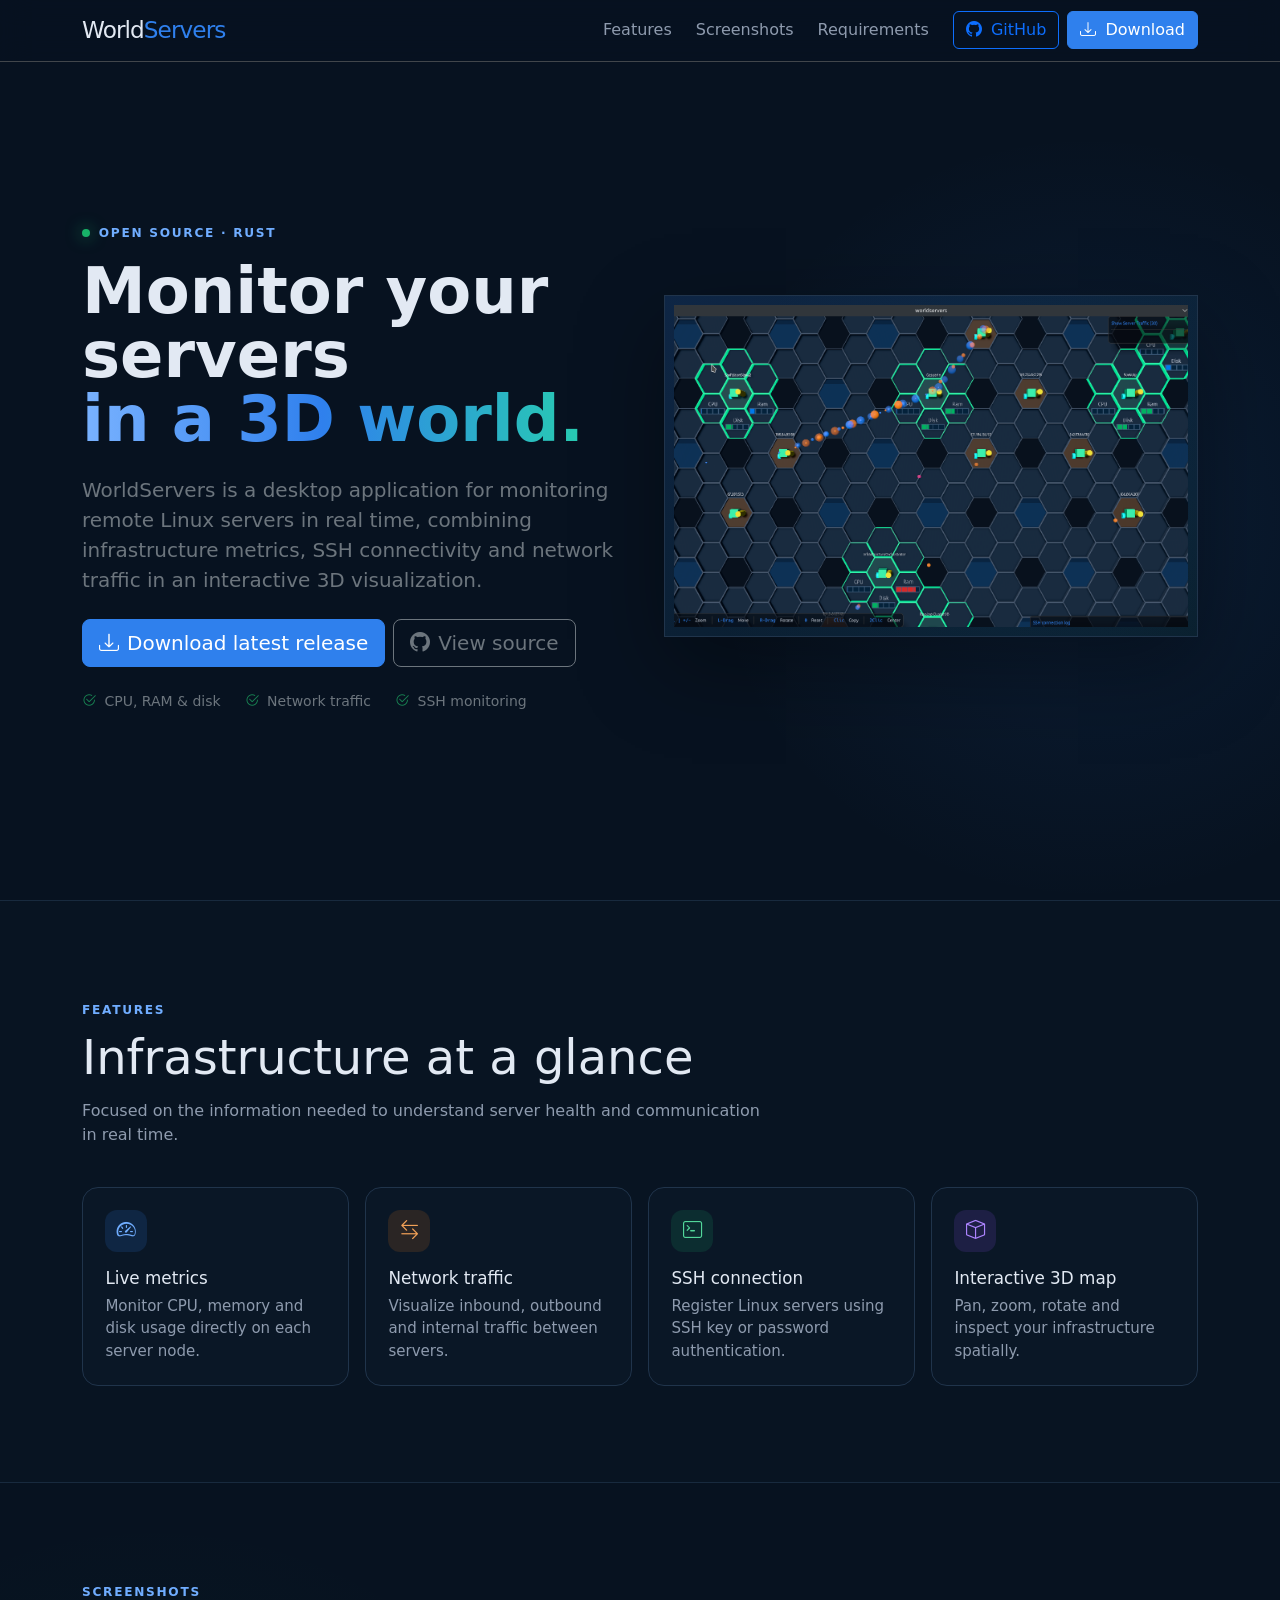
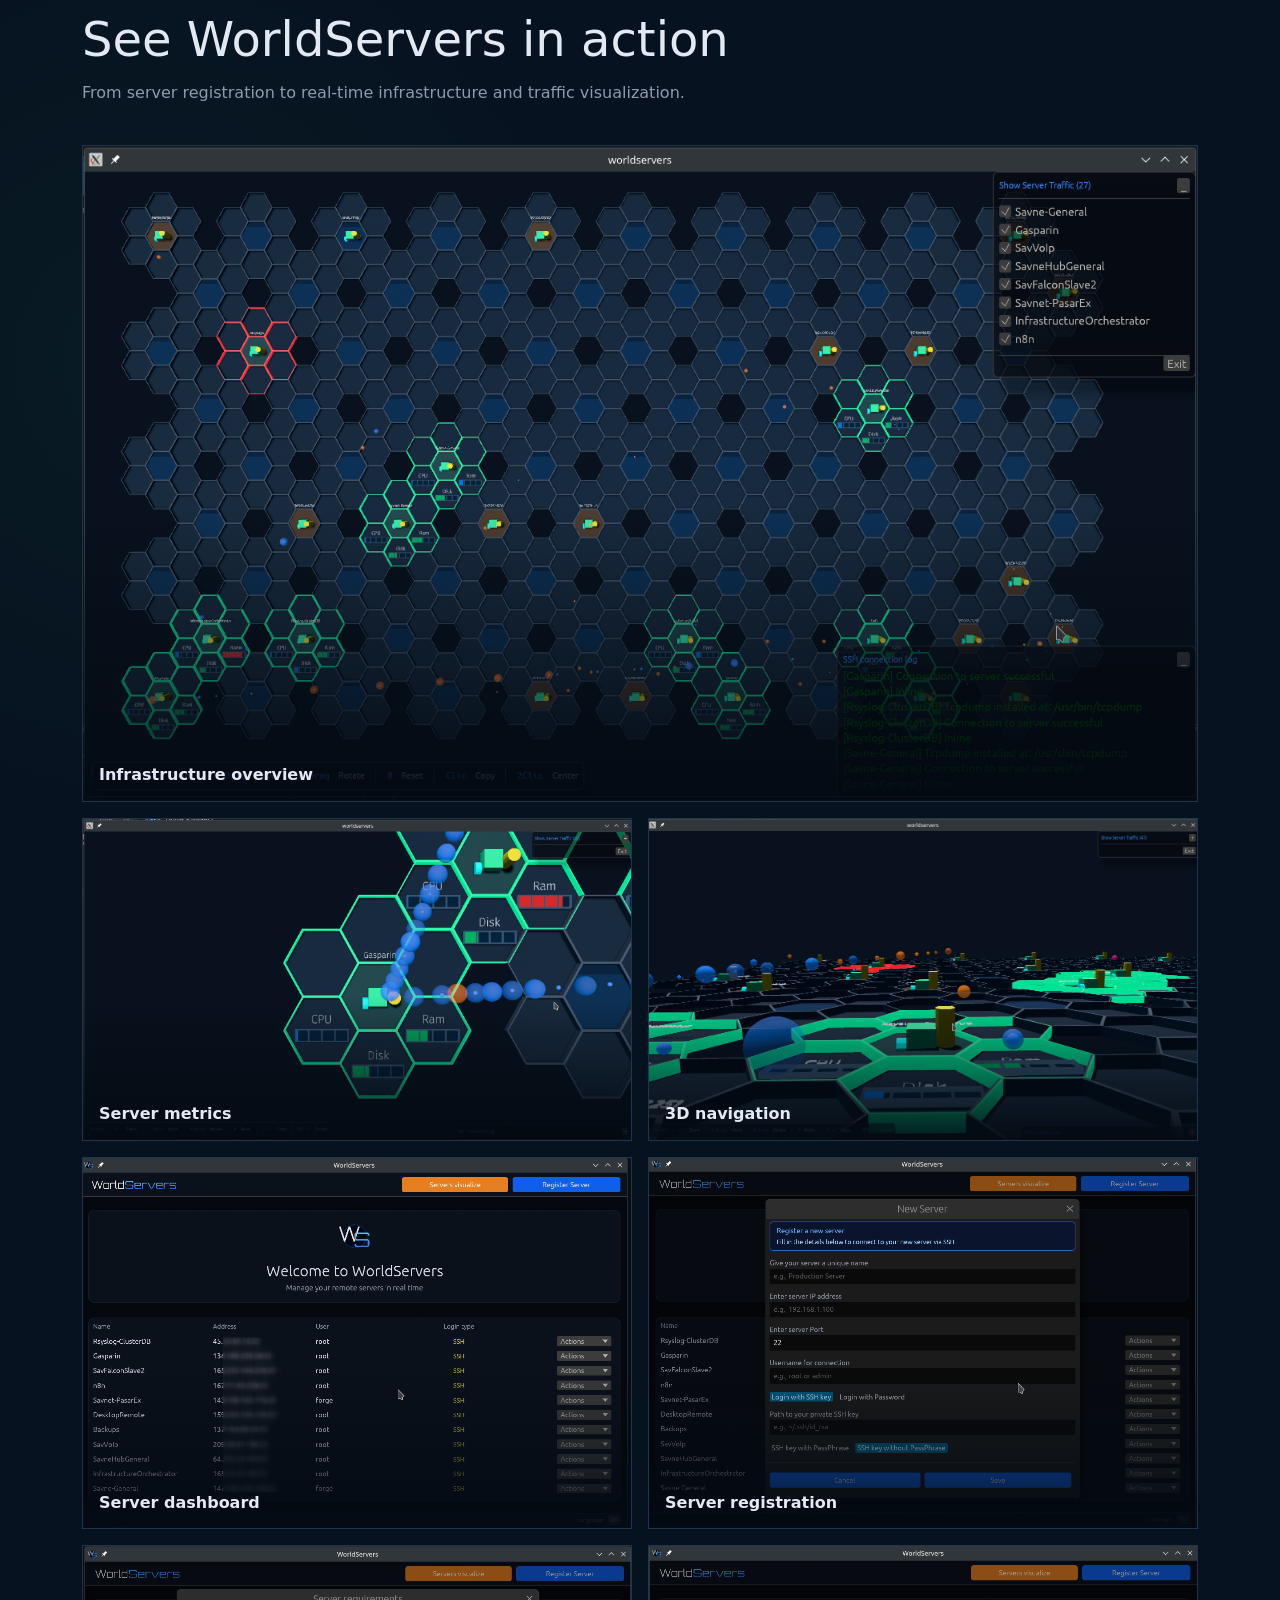
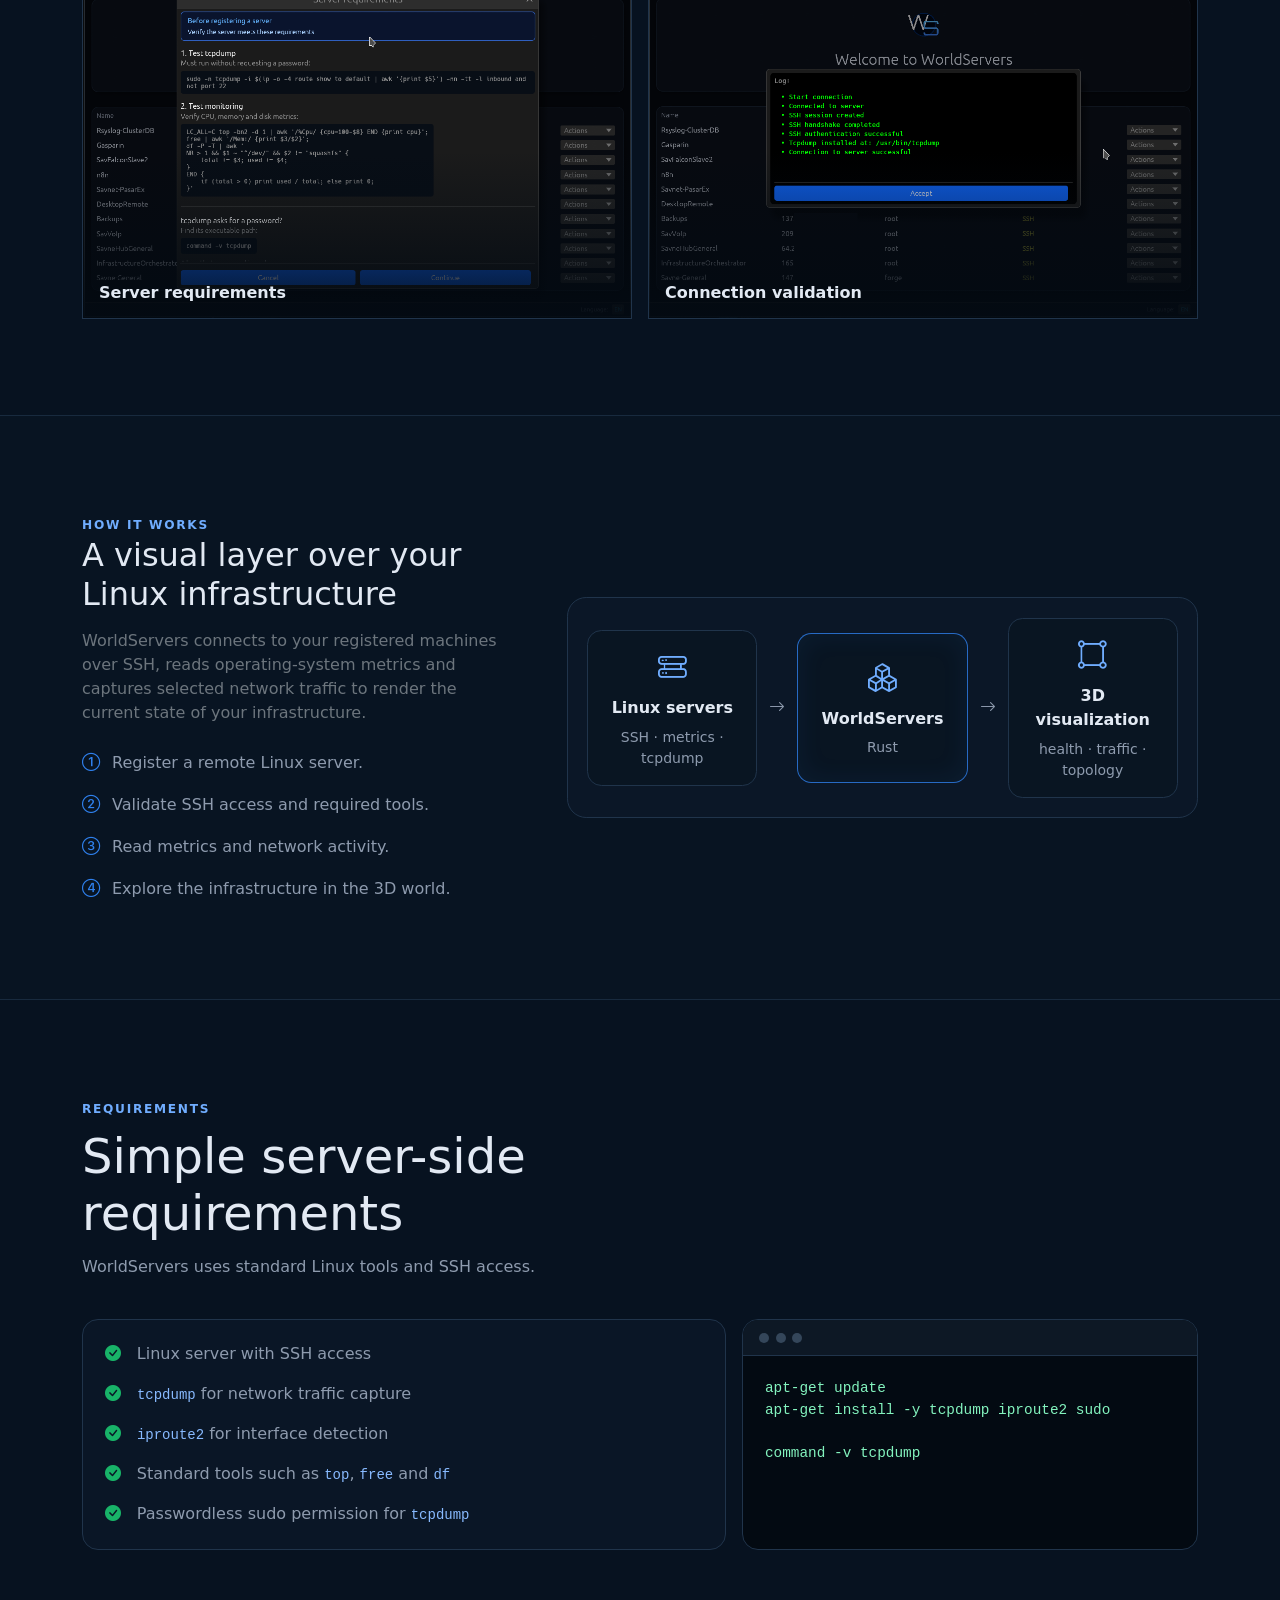
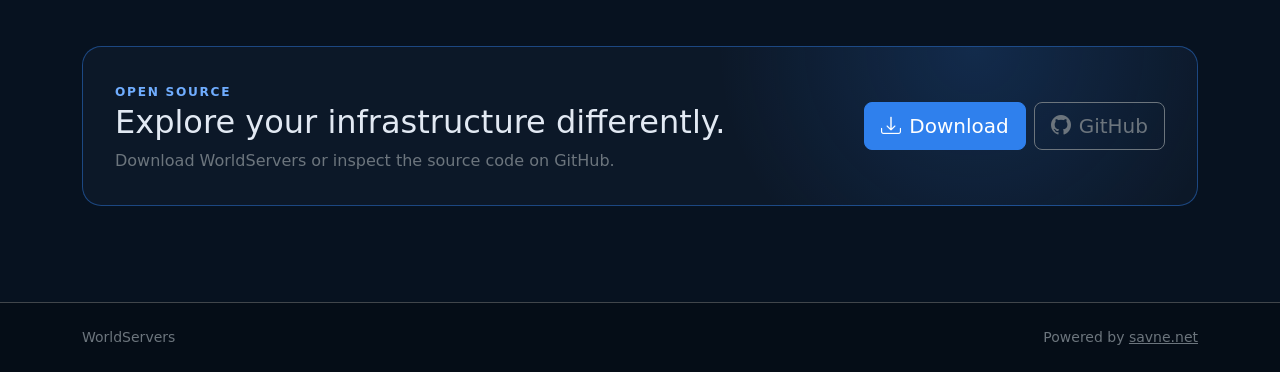
<file: docs/index.html>
<!doctype html>
<html lang="en" data-bs-theme="dark">
<head>
  <meta charset="utf-8">
  <meta name="viewport" content="width=device-width, initial-scale=1">
  <meta name="description" content="WorldServers is an open-source desktop application for monitoring remote Linux servers in real time through an interactive 3D world.">
  <meta name="theme-color" content="#071220">
  <title>WorldServers — Real-time Linux server monitoring in 3D</title>
  <link rel="icon" type="image/png" href="./images/favicon.png">
  <link rel="canonical" href="https://oscarsanchezsavne.github.io/world-servers/">
  <meta property="og:type" content="website">
  <meta property="og:site_name" content="WorldServers">
  <meta property="og:title" content="WorldServers — Real-time Linux server monitoring in 3D">
  <meta property="og:description" content="Monitor remote Linux servers in real time through an interactive 3D world. CPU, memory, disk and network traffic at a glance.">
  <meta property="og:image" content="./images/favicon.png">
  <meta name="twitter:card" content="summary">
  <meta name="twitter:title" content="WorldServers — Real-time Linux server monitoring in 3D">
  <meta name="twitter:description" content="Monitor remote Linux servers in real time through an interactive 3D world.">
  <meta name="twitter:image" content="./images/favicon.png">
  <link rel="preconnect" href="https://cdn.jsdelivr.net">
  <link href="https://cdn.jsdelivr.net/npm/bootstrap@5.3.8/dist/css/bootstrap.min.css" rel="stylesheet">
  <link href="https://cdn.jsdelivr.net/npm/bootstrap-icons@1.13.1/font/bootstrap-icons.min.css" rel="stylesheet">
  <link rel="stylesheet" href="./style.css">
</head>
<body>
  <nav class="navbar navbar-expand-lg fixed-top border-bottom border-secondary-subtle">
    <div class="container">
      <a class="navbar-brand brand" href="#top">World<span>Servers</span></a>
      <button class="navbar-toggler" type="button" data-bs-toggle="collapse" data-bs-target="#mainNav" aria-controls="mainNav" aria-expanded="false" aria-label="Toggle navigation">
        <span class="navbar-toggler-icon"></span>
      </button>
      <div class="collapse navbar-collapse" id="mainNav">
        <ul class="navbar-nav ms-auto align-items-lg-center gap-lg-2">
          <li class="nav-item"><a class="nav-link" href="#features">Features</a></li>
          <li class="nav-item"><a class="nav-link" href="#screenshots">Screenshots</a></li>
          <li class="nav-item"><a class="nav-link" href="#requirements">Requirements</a></li>
          <li class="nav-item"><a class="btn btn-outline-primary ms-lg-2" href="https://github.com/OscarSanchezSavne/world-servers" target="_blank" rel="noreferrer"><i class="bi bi-github me-1"></i> GitHub</a></li>
          <li class="nav-item"><a class="btn btn-primary" href="https://github.com/OscarSanchezSavne/world-servers/releases/latest" target="_blank" rel="noreferrer"><i class="bi bi-download me-1"></i> Download</a></li>
        </ul>
      </div>
    </div>
  </nav>

  <main id="top">
    <section class="hero section-space">
      <div class="container">
        <div class="row align-items-center g-5">
          <div class="col-lg-6">
            <div class="eyebrow mb-3"><span class="dot"></span>Open source · Rust</div>
            <h1 class="display-3 fw-semibold lh-1 mb-4">Monitor your servers <span class="text-gradient">in a 3D world.</span></h1>
            <p class="lead text-secondary mb-4">WorldServers is a desktop application for monitoring remote Linux servers in real time, combining infrastructure metrics, SSH connectivity and network traffic in an interactive 3D visualization.</p>
            <div class="d-flex flex-wrap gap-2 mb-4">
              <a class="btn btn-primary btn-lg" href="https://github.com/OscarSanchezSavne/world-servers/releases/latest" target="_blank" rel="noreferrer"><i class="bi bi-download me-2"></i>Download latest release</a>
              <a class="btn btn-outline-secondary btn-lg" href="https://github.com/OscarSanchezSavne/world-servers" target="_blank" rel="noreferrer"><i class="bi bi-github me-2"></i>View source</a>
            </div>
            <div class="d-flex flex-wrap gap-4 small text-secondary">
              <span><i class="bi bi-check2-circle text-success me-1"></i> CPU, RAM & disk</span>
              <span><i class="bi bi-check2-circle text-success me-1"></i> Network traffic</span>
              <span><i class="bi bi-check2-circle text-success me-1"></i> SSH monitoring</span>
            </div>
          </div>
          <div class="col-lg-6">
            <div class="hero-shot"><img src="./images/monitor-servers2.png" class="img-fluid" alt="WorldServers 3D infrastructure visualization"></div>
          </div>
        </div>
      </div>
    </section>

    <section id="features" class="section-space section-panel">
      <div class="container">
        <div class="section-heading">
          <span class="section-kicker">Features</span>
          <h2>Infrastructure at a glance</h2>
          <p>Focused on the information needed to understand server health and communication in real time.</p>
        </div>
        <div class="row g-3">
          <div class="col-md-6 col-xl-3"><article class="feature-card h-100"><div class="feature-icon"><i class="bi bi-speedometer2"></i></div><h3>Live metrics</h3><p>Monitor CPU, memory and disk usage directly on each server node.</p></article></div>
          <div class="col-md-6 col-xl-3"><article class="feature-card h-100"><div class="feature-icon orange"><i class="bi bi-arrow-left-right"></i></div><h3>Network traffic</h3><p>Visualize inbound, outbound and internal traffic between servers.</p></article></div>
          <div class="col-md-6 col-xl-3"><article class="feature-card h-100"><div class="feature-icon green"><i class="bi bi-terminal"></i></div><h3>SSH connection</h3><p>Register Linux servers using SSH key or password authentication.</p></article></div>
          <div class="col-md-6 col-xl-3"><article class="feature-card h-100"><div class="feature-icon purple"><i class="bi bi-box"></i></div><h3>Interactive 3D map</h3><p>Pan, zoom, rotate and inspect your infrastructure spatially.</p></article></div>
        </div>
      </div>
    </section>

    <section id="screenshots" class="section-space">
      <div class="container">
        <div class="section-heading">
          <span class="section-kicker">Screenshots</span>
          <h2>See WorldServers in action</h2>
          <p>From server registration to real-time infrastructure and traffic visualization.</p>
        </div>
        <div class="gallery-grid">
          <a class="gallery-card gallery-wide" href="./images/monitor-servers.png" target="_blank" rel="noreferrer" aria-label="Infrastructure overview - full screenshot"><img src="./images/monitor-servers.png" alt="WorldServers infrastructure overview" loading="lazy"><span>Infrastructure overview</span></a>
          <a class="gallery-card" href="./images/zoom-cell.png" target="_blank" rel="noreferrer" aria-label="Server metrics - full screenshot"><img src="./images/zoom-cell.png" alt="WorldServers server detail" loading="lazy"><span>Server metrics</span></a>
          <a class="gallery-card" href="./images/rotate-world.png" target="_blank" rel="noreferrer" aria-label="3D navigation - full screenshot"><img src="./images/rotate-world.png" alt="WorldServers rotated 3D view" loading="lazy"><span>3D navigation</span></a>
          <a class="gallery-card" href="./images/dashboard-main.png" target="_blank" rel="noreferrer" aria-label="Server dashboard - full screenshot"><img src="./images/dashboard-main.png" alt="WorldServers main dashboard" loading="lazy"><span>Server dashboard</span></a>
          <a class="gallery-card" href="./images/register-server.png" target="_blank" rel="noreferrer" aria-label="Server registration - full screenshot"><img src="./images/register-server.png" alt="WorldServers register server form" loading="lazy"><span>Server registration</span></a>
          <a class="gallery-card" href="./images/register-server-1.png" target="_blank" rel="noreferrer" aria-label="Server requirements - full screenshot"><img src="./images/register-server-1.png" alt="WorldServers server requirements" loading="lazy"><span>Server requirements</span></a>
          <a class="gallery-card" href="./images/test-conection.png" target="_blank" rel="noreferrer" aria-label="Connection validation - full screenshot"><img src="./images/test-conection.png" alt="WorldServers SSH connection test log" loading="lazy"><span>Connection validation</span></a>
        </div>
      </div>
    </section>

    <section class="section-space section-panel">
      <div class="container">
        <div class="row align-items-center g-5">
          <div class="col-lg-5">
            <span class="section-kicker">How it works</span>
            <h2 class="mb-3">A visual layer over your Linux infrastructure</h2>
            <p class="text-secondary mb-4">WorldServers connects to your registered machines over SSH, reads operating-system metrics and captures selected network traffic to render the current state of your infrastructure.</p>
            <div class="stack-list">
              <div><i class="bi bi-1-circle"></i><span>Register a remote Linux server.</span></div>
              <div><i class="bi bi-2-circle"></i><span>Validate SSH access and required tools.</span></div>
              <div><i class="bi bi-3-circle"></i><span>Read metrics and network activity.</span></div>
              <div><i class="bi bi-4-circle"></i><span>Explore the infrastructure in the 3D world.</span></div>
            </div>
          </div>
          <div class="col-lg-7">
            <div class="architecture-card">
              <div class="architecture-node"><i class="bi bi-hdd-rack"></i><strong>Linux servers</strong><small>SSH · metrics · tcpdump</small></div>
              <div class="architecture-arrow"><i class="bi bi-arrow-right"></i></div>
              <div class="architecture-node active"><i class="bi bi-boxes"></i><strong>WorldServers</strong><small>Rust</small></div>
              <div class="architecture-arrow"><i class="bi bi-arrow-right"></i></div>
              <div class="architecture-node"><i class="bi bi-bounding-box-circles"></i><strong>3D visualization</strong><small>health · traffic · topology</small></div>
            </div>
          </div>
        </div>
      </div>
    </section>

    <section id="requirements" class="section-space">
      <div class="container">
        <div class="section-heading">
          <span class="section-kicker">Requirements</span>
          <h2>Simple server-side requirements</h2>
          <p>WorldServers uses standard Linux tools and SSH access.</p>
        </div>
        <div class="row g-3">
          <div class="col-lg-7">
            <div class="requirements-card h-100">
              <ul class="list-unstyled mb-0 requirements-list">
                <li><i class="bi bi-check-circle-fill"></i> Linux server with SSH access</li>
                <li><i class="bi bi-check-circle-fill"></i> <code>tcpdump</code> for network traffic capture</li>
                <li><i class="bi bi-check-circle-fill"></i> <code>iproute2</code> for interface detection</li>
                <li><i class="bi bi-check-circle-fill"></i> Standard tools such as <code>top</code>, <code>free</code> and <code>df</code></li>
                <li><i class="bi bi-check-circle-fill"></i> Passwordless sudo permission for <code>tcpdump</code></li>
              </ul>
            </div>
          </div>
          <div class="col-lg-5">
            <div class="terminal-card h-100">
              <div class="terminal-head"><span></span><span></span><span></span></div>
              <pre><code>apt-get update
apt-get install -y tcpdump iproute2 sudo

command -v tcpdump</code></pre>
            </div>
          </div>
        </div>
      </div>
    </section>

    <section class="section-space pt-0">
      <div class="container">
        <div class="cta">
          <div><span class="section-kicker">Open source</span><h2 class="mb-2">Explore your infrastructure differently.</h2><p class="text-secondary mb-0">Download WorldServers or inspect the source code on GitHub.</p></div>
          <div class="d-flex flex-wrap gap-2">
            <a class="btn btn-primary btn-lg" href="https://github.com/OscarSanchezSavne/world-servers/releases/latest" target="_blank" rel="noreferrer"><i class="bi bi-download me-2"></i>Download</a>
            <a class="btn btn-outline-secondary btn-lg" href="https://github.com/OscarSanchezSavne/world-servers" target="_blank" rel="noreferrer"><i class="bi bi-github me-2"></i>GitHub</a>
          </div>
        </div>
      </div>
    </section>
  </main>

  <footer class="border-top border-secondary-subtle py-4">
    <div class="container d-flex flex-column flex-md-row justify-content-between gap-2 small text-secondary"><span>WorldServers</span><span>Powered by <a href="https://savne.net" class="text-secondary" target="_blank" rel="noreferrer">savne.net</a></span></div>
  </footer>

  <script src="https://cdn.jsdelivr.net/npm/bootstrap@5.3.8/dist/js/bootstrap.bundle.min.js" defer></script>
</body>
</html>
</file>
<file: docs/style.css>
:root {
  --ws-bg: #071220;
  --ws-bg-2: #0a1625;
  --ws-panel: #0c1828;
  --ws-panel-2: #101f31;
  --ws-border: #20344b;
  --ws-text: #e2e9f3;
  --ws-muted: #8e9bae;
  --ws-blue: #2f80ed;
  --ws-orange: #e97b18;
  --ws-green: #18b368;
  --ws-purple: #8c4ff5;
}

html { scroll-behavior: smooth; }

section[id] { scroll-margin-top: 4.5rem; }

body {
  background:
    radial-gradient(circle at 85% 10%, rgba(47, 128, 237, .10), transparent 24rem),
    radial-gradient(circle at 12% 38%, rgba(24, 179, 104, .06), transparent 28rem),
    var(--ws-bg);
  color: var(--ws-text);
  font-family: Inter, system-ui, -apple-system, BlinkMacSystemFont, "Segoe UI", sans-serif;
}

.navbar { background: rgba(7, 18, 32, .88); backdrop-filter: blur(16px); }
.brand { color: var(--ws-text) !important; font-weight: 300; letter-spacing: -.04em; font-size: 1.45rem; }
.brand span { color: var(--ws-blue); }
.nav-link { color: var(--ws-muted); }
.nav-link:hover { color: var(--ws-text); }

.btn-primary {
  --bs-btn-bg: var(--ws-blue);
  --bs-btn-border-color: var(--ws-blue);
  --bs-btn-hover-bg: #226ed4;
  --bs-btn-hover-border-color: #226ed4;
}

.section-space { padding: 6rem 0; }
.hero { min-height: 100vh; display: flex; align-items: center; padding-top: 8rem; }

.eyebrow, .section-kicker {
  color: #70adff;
  text-transform: uppercase;
  letter-spacing: .14em;
  font-size: .76rem;
  font-weight: 700;
}

.eyebrow { display: inline-flex; gap: .55rem; align-items: center; }
.dot { width: .5rem; height: .5rem; border-radius: 999px; background: var(--ws-green); box-shadow: 0 0 16px rgba(24, 179, 104, .8); }

.text-gradient {
  display: block;
  background: linear-gradient(90deg, #79b2ff, #2f80ed 45%, #27d6aa);
  -webkit-background-clip: text;
  background-clip: text;
  color: transparent;
}

.hero-shot {
  padding: .55rem;
  border: 1px solid var(--ws-border);
  background: linear-gradient(145deg, rgba(47, 128, 237, .18), rgba(24, 179, 104, .05));
  box-shadow: 0 30px 80px rgba(0, 0, 0, .35);
}
.hero-shot img { aspect-ratio: 16 / 10; object-fit: cover; object-position: center; }

.section-panel { background: rgba(10, 22, 37, .58); border-top: 1px solid rgba(32, 52, 75, .7); border-bottom: 1px solid rgba(32, 52, 75, .7); }
.section-heading { max-width: 680px; margin-bottom: 2.5rem; }
.section-heading h2 { margin: .5rem 0 .75rem; font-size: clamp(2rem, 4vw, 3rem); }
.section-heading p { color: var(--ws-muted); margin: 0; }

.feature-card, .requirements-card {
  border: 1px solid var(--ws-border);
  border-radius: 1rem;
  background: rgba(12, 24, 40, .82);
  padding: 1.4rem;
}
.feature-card h3 { font-size: 1.05rem; margin: 1rem 0 .45rem; }
.feature-card p { color: var(--ws-muted); margin: 0; font-size: .94rem; }

.feature-icon {
  width: 2.6rem;
  height: 2.6rem;
  display: grid;
  place-items: center;
  border-radius: .75rem;
  background: rgba(47, 128, 237, .14);
  color: #70adff;
  font-size: 1.2rem;
}
.feature-icon.orange { background: rgba(233, 123, 24, .14); color: #f2a157; }
.feature-icon.green { background: rgba(24, 179, 104, .14); color: #52d79a; }
.feature-icon.purple { background: rgba(140, 79, 245, .14); color: #ad84ff; }

.gallery-grid { display: grid; grid-template-columns: repeat(12, 1fr); gap: 1rem; }
.gallery-card {
  grid-column: span 6;
  position: relative;
  overflow: hidden;
  border: 1px solid var(--ws-border);
  background: var(--ws-panel);
  min-height: 260px;
  text-decoration: none;
}
.gallery-card.gallery-wide { grid-column: span 12; min-height: 460px; }
.gallery-card img { width: 100%; height: 100%; min-height: inherit; object-fit: cover; object-position: top center; transition: transform .3s ease, filter .3s ease; }
.gallery-card::after { content: ""; position: absolute; inset: auto 0 0; height: 45%; background: linear-gradient(transparent, rgba(3, 10, 18, .92)); }
.gallery-card span { position: absolute; z-index: 2; left: 1rem; bottom: .85rem; color: var(--ws-text); font-weight: 600; }
.gallery-card:hover img { transform: scale(1.015); filter: brightness(1.08); }

.stack-list { display: grid; gap: .9rem; }
.stack-list div { display: flex; align-items: center; gap: .75rem; color: var(--ws-muted); }
.stack-list i { color: var(--ws-blue); font-size: 1.15rem; }

.architecture-card {
  display: grid;
  grid-template-columns: 1fr auto 1fr auto 1fr;
  gap: .75rem;
  align-items: center;
  padding: 1.2rem;
  border: 1px solid var(--ws-border);
  border-radius: 1.2rem;
  background: rgba(12, 24, 40, .8);
}
.architecture-node {
  min-height: 150px;
  border-radius: .9rem;
  background: #091522;
  border: 1px solid var(--ws-border);
  display: flex;
  flex-direction: column;
  justify-content: center;
  align-items: center;
  gap: .4rem;
  text-align: center;
  padding: 1rem;
}
.architecture-node.active { border-color: rgba(47, 128, 237, .8); box-shadow: inset 0 0 28px rgba(47, 128, 237, .08); }
.architecture-node i { font-size: 1.8rem; color: #70adff; }
.architecture-node small { color: var(--ws-muted); }
.architecture-arrow { color: var(--ws-muted); }

.requirements-list { display: grid; gap: 1rem; }
.requirements-list li { color: var(--ws-muted); }
.requirements-list i { color: var(--ws-green); margin-right: .65rem; }
code { color: #88baff; }

.terminal-card { overflow: hidden; border: 1px solid var(--ws-border); border-radius: 1rem; background: #030a12; }
.terminal-head { display: flex; gap: .4rem; padding: .8rem 1rem; background: #0d1825; border-bottom: 1px solid var(--ws-border); }
.terminal-head span { width: .62rem; height: .62rem; border-radius: 50%; background: #34465a; }
.terminal-card pre { padding: 1.35rem; margin: 0; color: #83f3be; font-size: .9rem; white-space: pre-wrap; }

.cta {
  display: flex;
  align-items: center;
  justify-content: space-between;
  gap: 2rem;
  padding: 2rem;
  border: 1px solid rgba(47, 128, 237, .45);
  border-radius: 1.2rem;
  background: radial-gradient(circle at 80% 0%, rgba(47, 128, 237, .18), transparent 16rem), var(--ws-panel);
}

footer { background: #050d17; }

@media (max-width: 991.98px) {
  .hero { min-height: auto; }
  .architecture-card { grid-template-columns: 1fr; }
  .architecture-arrow { transform: rotate(90deg); text-align: center; }
  .gallery-card, .gallery-card.gallery-wide { grid-column: span 12; min-height: 320px; }
  .cta { align-items: flex-start; flex-direction: column; }
}

@media (max-width: 575.98px) {
  .section-space { padding: 4.5rem 0; }
  .hero { padding-top: 7rem; }
  .gallery-card, .gallery-card.gallery-wide { min-height: 220px; }
}
</file>
